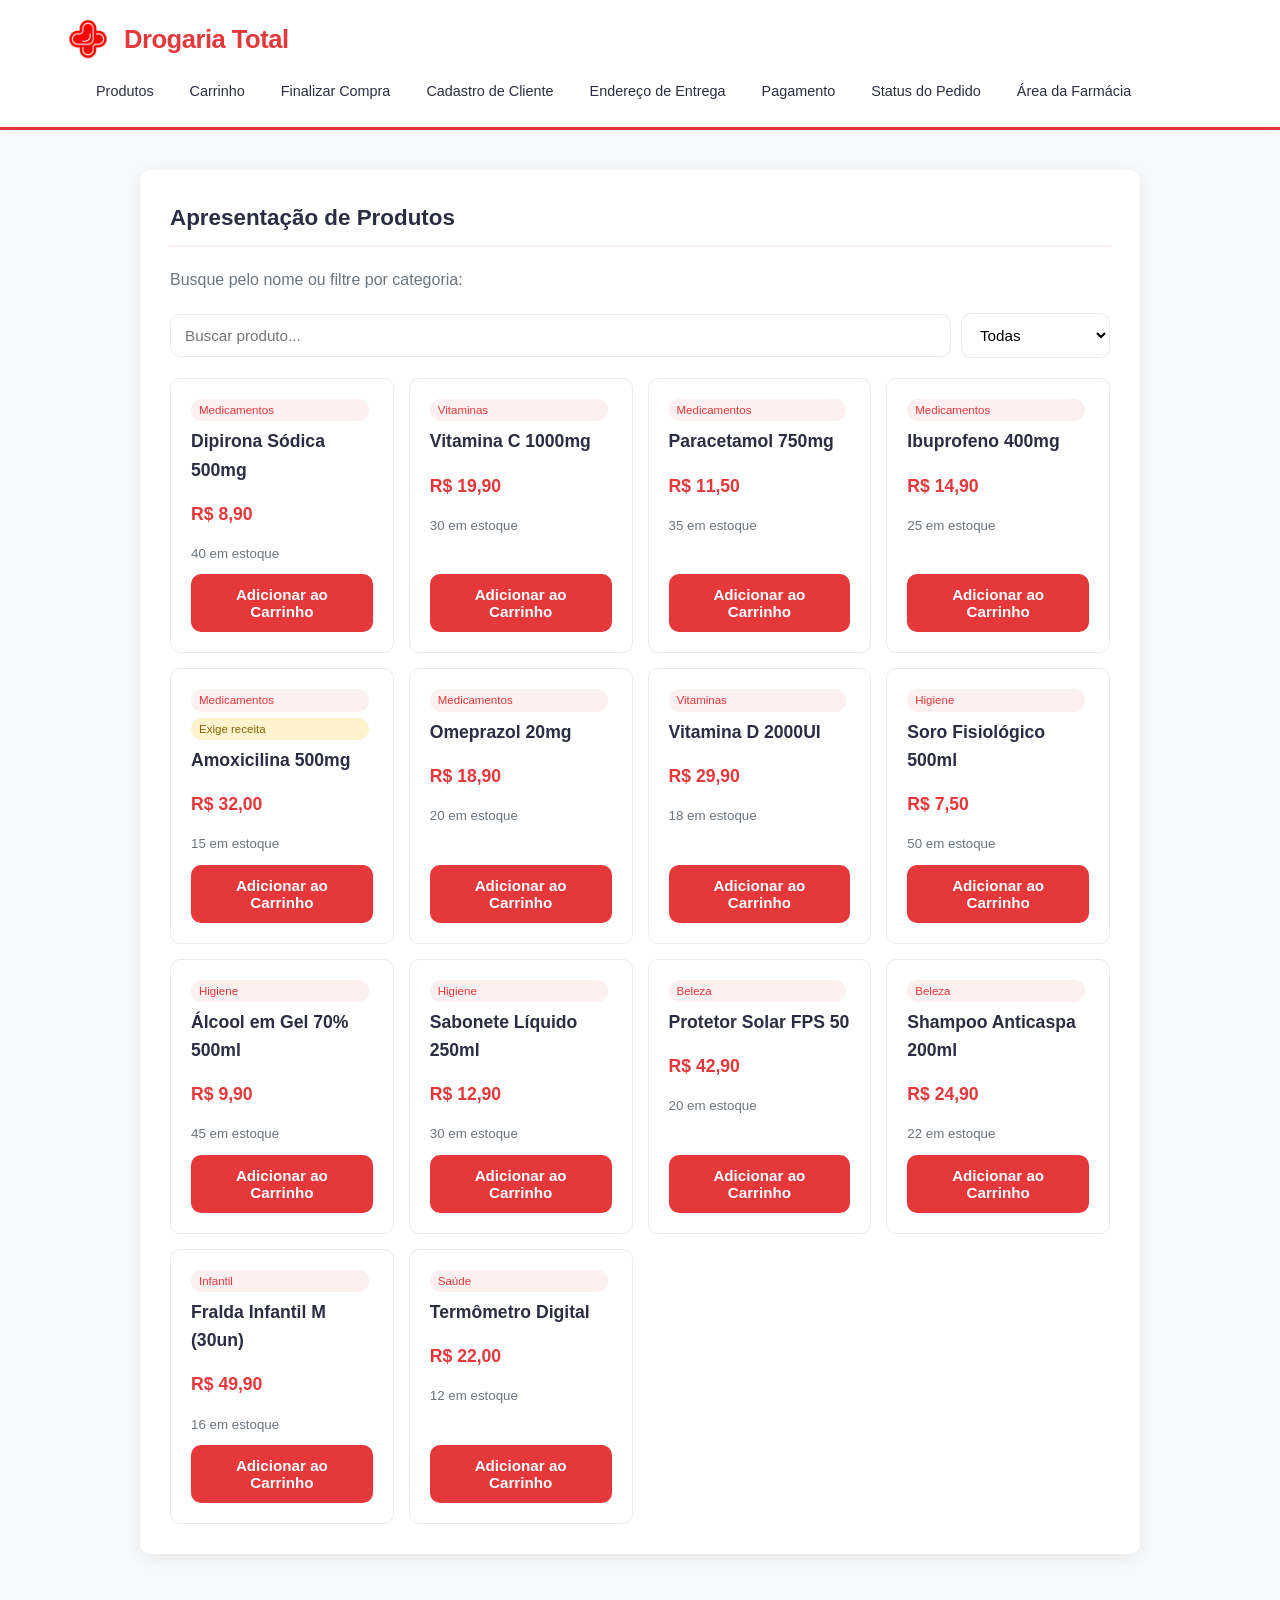
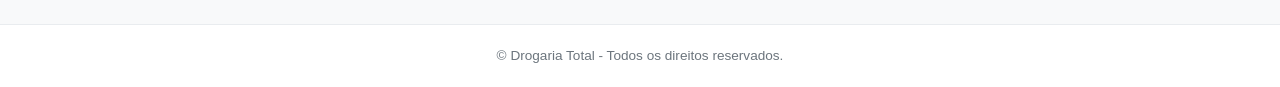
<file: main/index.html>
<!DOCTYPE html>
<html lang="pt-BR">
<head>
    <meta charset="UTF-8">
    <meta name="viewport" content="width=device-width, initial-scale=1.0">
    <title>Drogaria Total - Produtos</title>
    <link rel="stylesheet" href="css/estilos.css">
    <script src="js/config.js"></script>
    <script src="js/utils.js"></script>
    <script src="js/produtos.js"></script>
    <script src="js/carrinho.js"></script>
    <script src="js/cadastro.js"></script>
    <script src="js/pedido.js"></script>
    <script src="js/admin.js"></script>
    <script src="js/main.js"></script>
</head>
<body>
    <header>
        <div class="brand">
            <img src="logo-drogaria.png" alt="Logo da Drogaria Total">
            <h1>Drogaria Total</h1>
        </div>
        <nav>
            <ul>
                <li><a href="index.html">Produtos</a></li>
                <li><a href="html/carrinho.html">Carrinho</a></li>
                <li><a href="html/finalizarcompra.html">Finalizar Compra</a></li>
                <li><a href="html/cadastro-cliente.html">Cadastro de Cliente</a></li>
                <li><a href="html/cadastro-endereco.html">Endereço de Entrega</a></li>
                <li><a href="html/pagamento.html">Pagamento</a></li>
                <li><a href="html/statusped.html">Status do Pedido</a></li>
                <li><a href="html/admin.html">Área da Farmácia</a></li>
            </ul>
        </nav>
    </header>

    <main>
        <section>
            <h2>Apresentação de Produtos</h2>
            <p>Busque pelo nome ou filtre por categoria:</p>
            <div class="toolbar">
                <input type="text" id="busca" placeholder="Buscar produto..." oninput="renderCatalogo()">
                <select id="filtro-cat" onchange="renderCatalogo()"></select>
            </div>
            <div id="lista-produtos" class="grade"></div>
        </section>
    </main>

    <footer>
        <p>&copy; Drogaria Total - Todos os direitos reservados.</p>
    </footer>

</body>
</html>
</file>
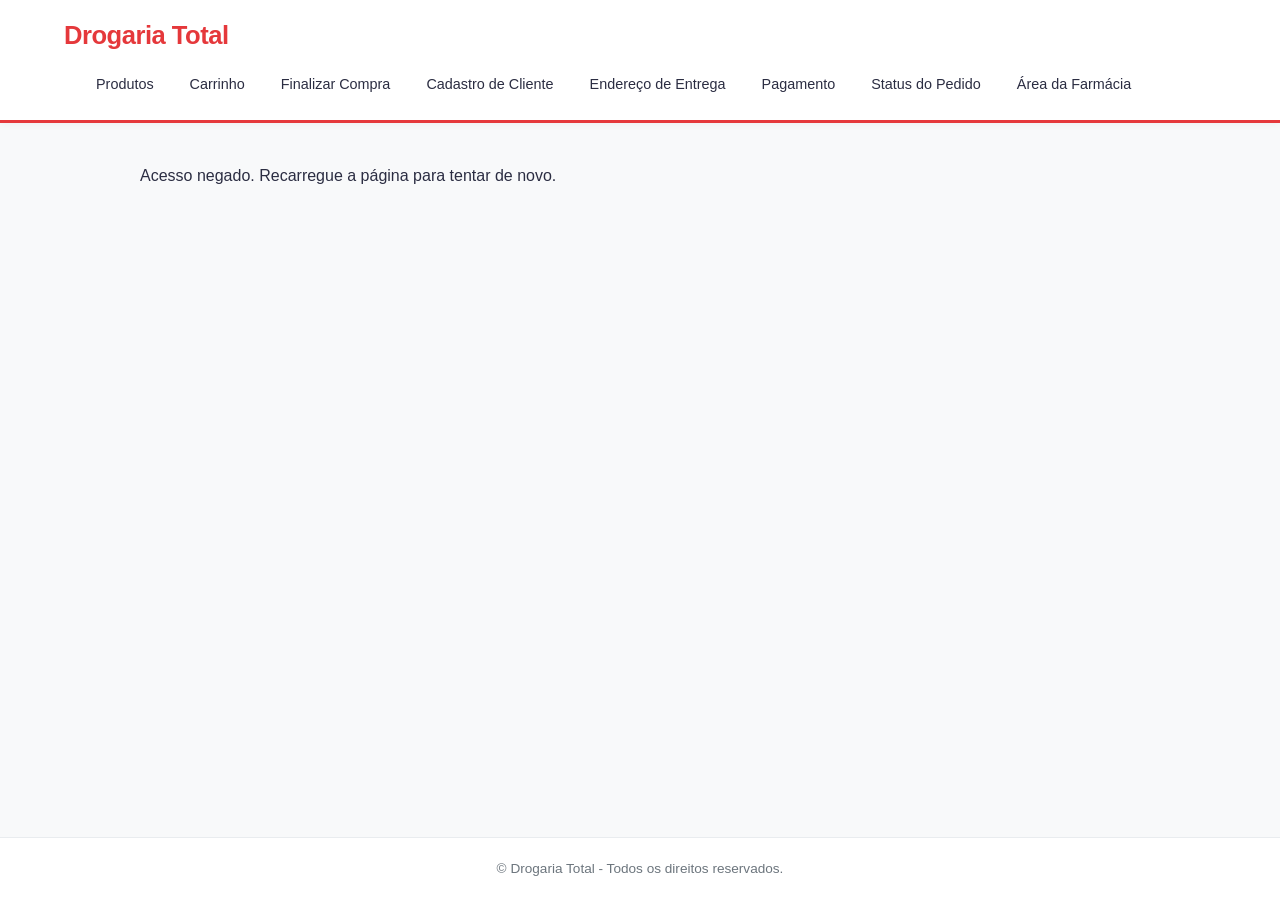
<file: main/html/admin.html>
<!DOCTYPE html>
<html lang="pt-BR">
<head>
    <meta charset="UTF-8">
    <meta name="viewport" content="width=device-width, initial-scale=1.0">
    <title>Drogaria Total - Área da Farmácia</title>
    <link rel="stylesheet" href="../css/estilos.css">
    <script src="../js/config.js"></script>
    <script src="../js/utils.js"></script>
    <script src="../js/produtos.js"></script>
    <script src="../js/carrinho.js"></script>
    <script src="../js/cadastro.js"></script>
    <script src="../js/pedido.js"></script>
    <script src="../js/admin.js"></script>
    <script src="../js/main.js"></script>
</head>
<body>

    <header>
        <h1>Drogaria Total</h1>
        <nav>
            <ul>
                <li><a href="../index.html">Produtos</a></li>
                <li><a href="carrinho.html">Carrinho</a></li>
                <li><a href="finalizarcompra.html">Finalizar Compra</a></li>
                <li><a href="cadastro-cliente.html">Cadastro de Cliente</a></li>
                <li><a href="cadastro-endereco.html">Endereço de Entrega</a></li>
                <li><a href="pagamento.html">Pagamento</a></li>
                <li><a href="statusped.html">Status do Pedido</a></li>
                <li><a href="admin.html">Área da Farmácia</a></li>
            </ul>
        </nav>
    </header>

    <main>
        <div id="admin-root"></div>
    </main>

    <footer>
        <p>&copy; Drogaria Total - Todos os direitos reservados.</p>
    </footer>

</body>
</html>
</file>
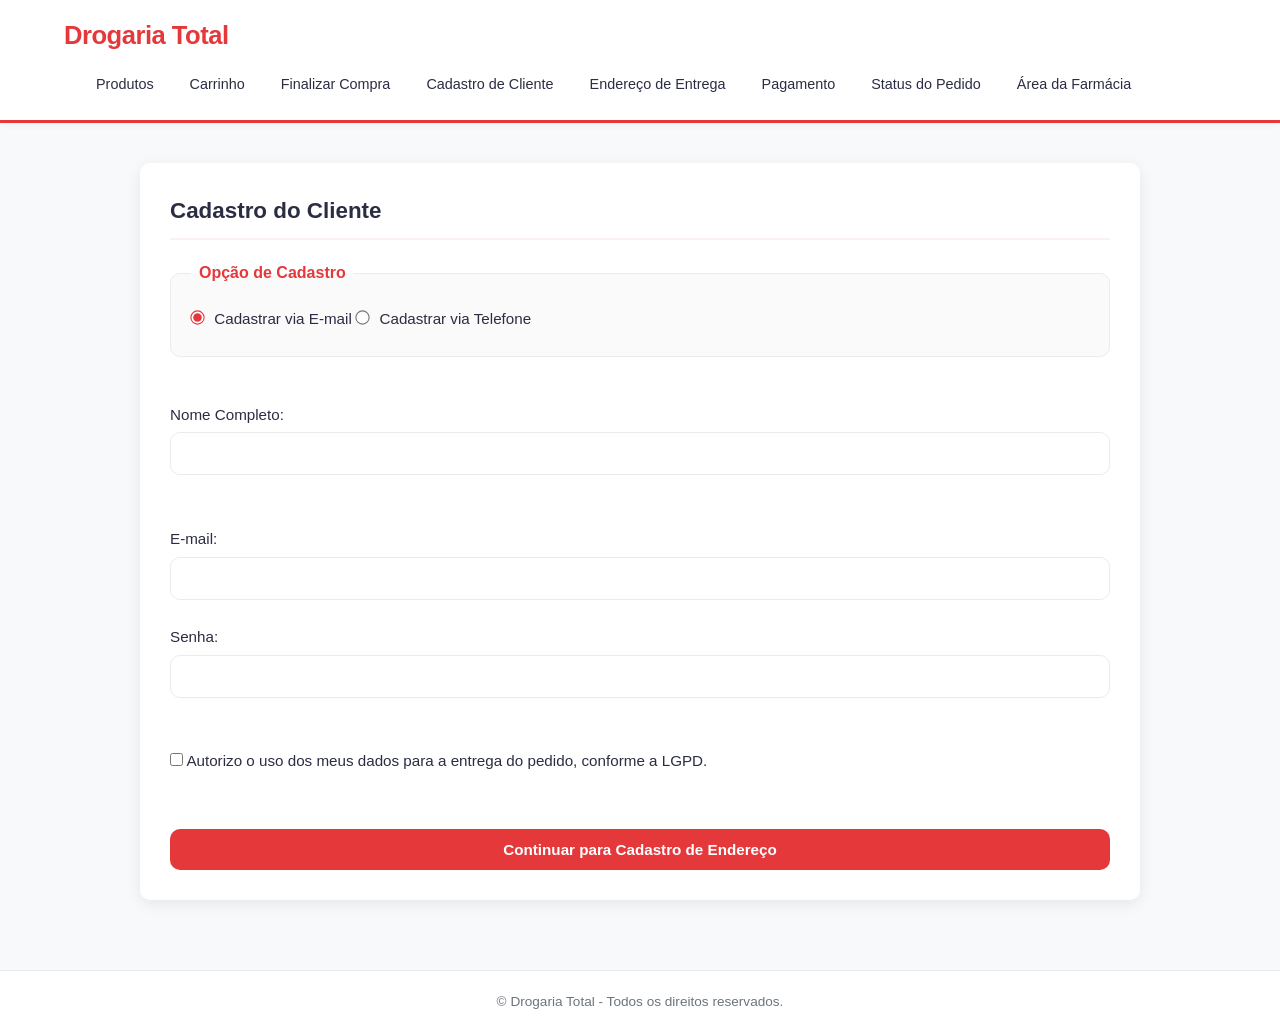
<file: main/html/cadastro-cliente.html>
<!DOCTYPE html>
<html lang="pt-BR">
<head>
    <meta charset="UTF-8">
    <meta name="viewport" content="width=device-width, initial-scale=1.0">
    <title>Drogaria Total - Cadastro de Cliente</title>
    <link rel="stylesheet" href="../css/estilos.css">
    <script src="../js/config.js"></script>
    <script src="../js/utils.js"></script>
    <script src="../js/produtos.js"></script>
    <script src="../js/carrinho.js"></script>
    <script src="../js/cadastro.js"></script>
    <script src="../js/pedido.js"></script>
    <script src="../js/admin.js"></script>
    <script src="../js/main.js"></script>
</head>
<body>

    <header>
        <h1>Drogaria Total</h1>
        <nav>
            <ul>
                <li><a href="../index.html">Produtos</a></li>
                <li><a href="carrinho.html">Carrinho</a></li>
                <li><a href="finalizarcompra.html">Finalizar Compra</a></li>
                <li><a href="cadastro-cliente.html">Cadastro de Cliente</a></li>
                <li><a href="cadastro-endereco.html">Endereço de Entrega</a></li>
                <li><a href="pagamento.html">Pagamento</a></li>
                <li><a href="statusped.html">Status do Pedido</a></li>
                <li><a href="admin.html">Área da Farmácia</a></li>
            </ul>
        </nav>
    </header>

    <main>
    <section>
        <h2>Cadastro do Cliente</h2>
        <form id="form-cliente">
            <fieldset>
                <legend>Opção de Cadastro</legend>
                <label>
                    <input type="radio" name="tipo_cadastro" value="email" checked> Cadastrar via E-mail
                </label>
                <label>
                    <input type="radio" name="tipo_cadastro" value="telefone"> Cadastrar via Telefone
                </label>
            </fieldset>

            <br>

            <label for="nome">Nome Completo:</label>
            <input type="text" id="nome" name="nome" required>
            <br><br>

            <!-- NOVAS DIVS COM OS IDs QUE O JAVASCRIPT PRECISA -->
            <div id="container-email">
                <label for="email">E-mail:</label>
                <input type="email" id="email" name="email">
            </div>

            <div id="container-telefone" style="display: none;">
                <label for="telefone">Telefone:</label>
                <input type="tel" id="telefone" name="telefone">
            </div>

            <br>

            <label for="senha">Senha:</label>
            <input type="password" id="senha" name="senha" required>
            <br><br>

            <label><input type="checkbox" required> Autorizo o uso dos meus dados para a entrega do pedido, conforme a LGPD.</label>
            <br><br>
            <button type="submit">Continuar para Cadastro de Endereço</button>
        </form>
    </section>
    </main>

    <footer>
        <p>&copy; Drogaria Total - Todos os direitos reservados.</p>
    </footer>

</body>
</html>
</file>
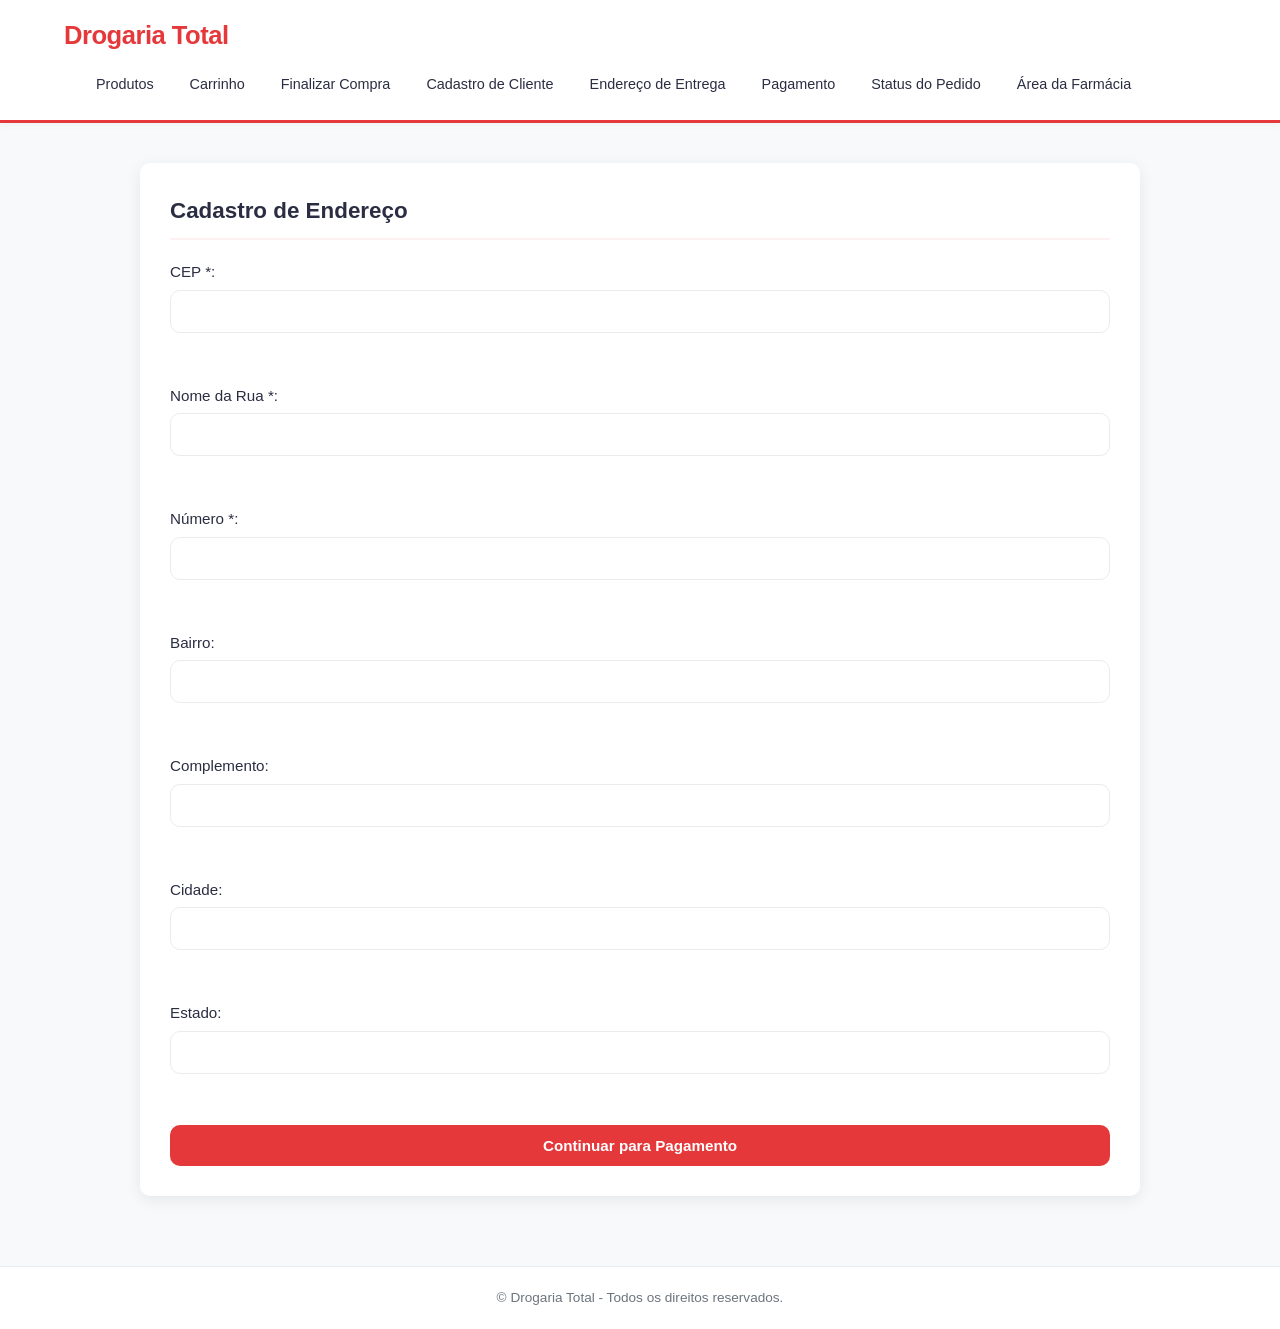
<file: main/html/cadastro-endereco.html>
<!DOCTYPE html>
<html lang="pt-BR">
<head>
    <meta charset="UTF-8">
    <meta name="viewport" content="width=device-width, initial-scale=1.0">
    <title>Drogaria Total - Endereço de Entrega</title>
    <link rel="stylesheet" href="../css/estilos.css">
    <script src="../js/config.js"></script>
    <script src="../js/utils.js"></script>
    <script src="../js/produtos.js"></script>
    <script src="../js/carrinho.js"></script>
    <script src="../js/cadastro.js"></script>
    <script src="../js/pedido.js"></script>
    <script src="../js/admin.js"></script>
    <script src="../js/main.js"></script>
</head>
<body>

    <header>
        <h1>Drogaria Total</h1>
        <nav>
            <ul>
                <li><a href="../index.html">Produtos</a></li>
                <li><a href="carrinho.html">Carrinho</a></li>
                <li><a href="finalizarcompra.html">Finalizar Compra</a></li>
                <li><a href="cadastro-cliente.html">Cadastro de Cliente</a></li>
                <li><a href="cadastro-endereco.html">Endereço de Entrega</a></li>
                <li><a href="pagamento.html">Pagamento</a></li>
                <li><a href="statusped.html">Status do Pedido</a></li>
                <li><a href="admin.html">Área da Farmácia</a></li>
            </ul>
        </nav>
    </header>

    <main>
        <section>
            <h2>Cadastro de Endereço</h2>
            <form id="form-endereco">

                <label for="cep">CEP *:</label>
                <input type="text" id="cep" name="cep" required>
                <br><br>

                <label for="rua">Nome da Rua *:</label>
                <input type="text" id="rua" name="rua" required>
                <br><br>

                <label for="numero">Número *:</label>
                <input type="text" id="numero" name="numero" required>
                <br><br>

                <label for="bairro">Bairro:</label>
                <input type="text" id="bairro" name="bairro">
                <br><br>

                <label for="complemento">Complemento:</label>
                <input type="text" id="complemento" name="complemento">
                <br><br>

                <label for="cidade">Cidade:</label>
                <input type="text" id="cidade" name="cidade" required>
                <br><br>

                <label for="estado">Estado:</label>
                <input type="text" id="estado" name="estado" required>
                <br><br>

                <button type="submit">Continuar para Pagamento</button>
            </form>
        </section>
    </main>

    <footer>
        <p>&copy; Drogaria Total - Todos os direitos reservados.</p>
    </footer>

</body>
</html>
</file>
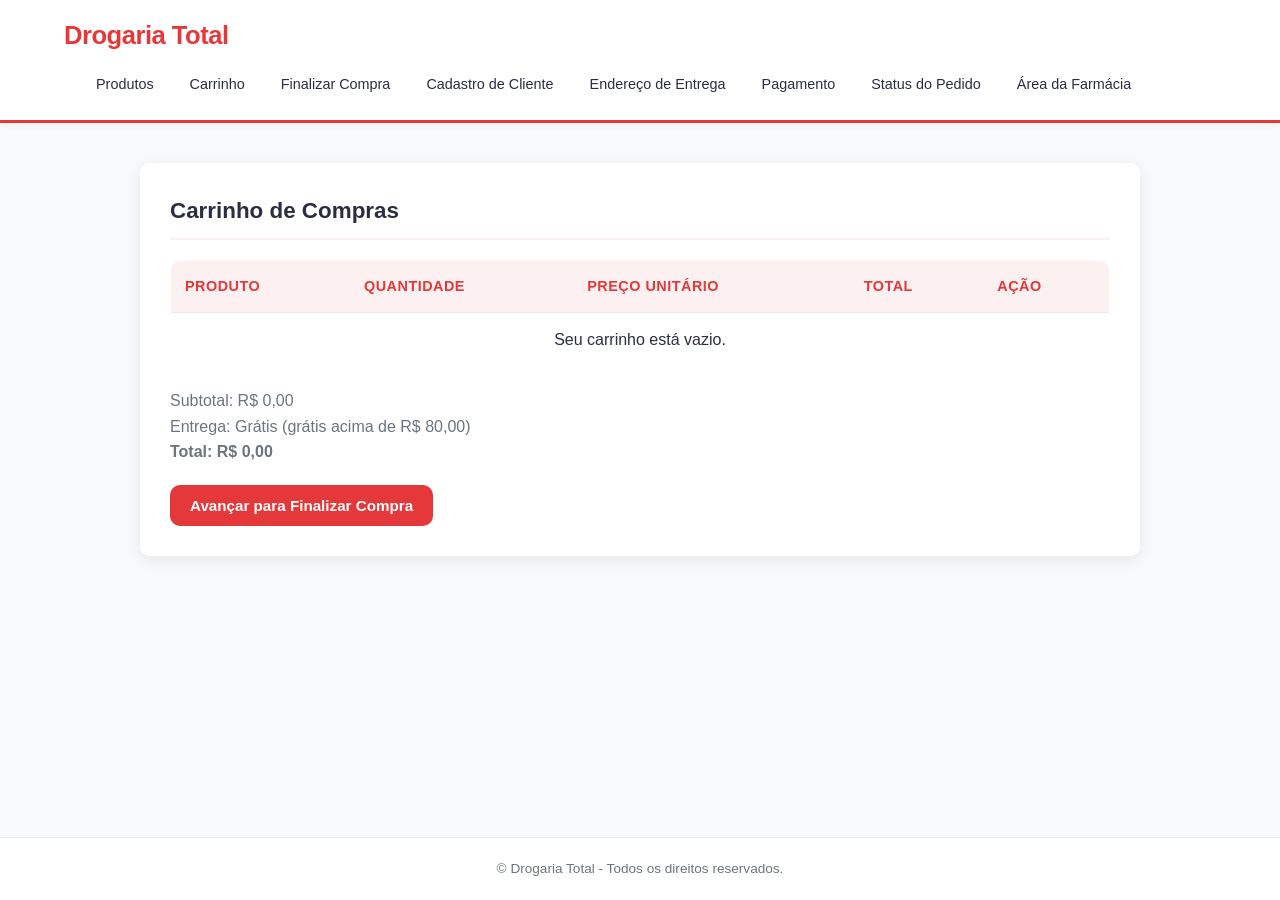
<file: main/html/carrinho.html>
<!DOCTYPE html>
<html lang="pt-BR">
<head>
    <meta charset="UTF-8">
    <meta name="viewport" content="width=device-width, initial-scale=1.0">
    <title>Drogaria Total - Carrinho</title>
    <link rel="stylesheet" href="../css/estilos.css">
    <script src="../js/config.js"></script>
    <script src="../js/utils.js"></script>
    <script src="../js/produtos.js"></script>
    <script src="../js/carrinho.js"></script>
    <script src="../js/cadastro.js"></script>
    <script src="../js/pedido.js"></script>
    <script src="../js/admin.js"></script>
    <script src="../js/main.js"></script>
</head>
<body>

    <header>
        <h1>Drogaria Total</h1>
        <nav>
            <ul>
                <li><a href="../index.html">Produtos</a></li>
                <li><a href="carrinho.html">Carrinho</a></li>
                <li><a href="finalizarcompra.html">Finalizar Compra</a></li>
                <li><a href="cadastro-cliente.html">Cadastro de Cliente</a></li>
                <li><a href="cadastro-endereco.html">Endereço de Entrega</a></li>
                <li><a href="pagamento.html">Pagamento</a></li>
                <li><a href="statusped.html">Status do Pedido</a></li>
                <li><a href="admin.html">Área da Farmácia</a></li>
            </ul>
        </nav>
    </header>

    <main>
        <section>
            <h2>Carrinho de Compras</h2>
            <table>
                <thead>
                    <tr>
                        <th>Produto</th>
                        <th>Quantidade</th>
                        <th>Preço Unitário</th>
                        <th>Total</th>
                        <th>Ação</th>
                    </tr>
                </thead>

                <!-- SUBSTITUA O TBODY ANTIGO POR ESTE: -->
                <tbody id="itens-carrinho">
                    <!-- Gerado dinamicamente pelo JS -->
                </tbody>
            </table>

            <!-- SUBSTITUA O <p> DO TOTAL POR ESTE COM O ID: -->
            <p id="total-carrinho"><strong>Total: R$ 0,00</strong></p>

            <a href="finalizarcompra.html"><button type="button">Avançar para Finalizar Compra</button></a>
        </section>
    </main>

    <footer>
        <p>&copy; Drogaria Total - Todos os direitos reservados.</p>
    </footer>

</body>
</html>
</file>
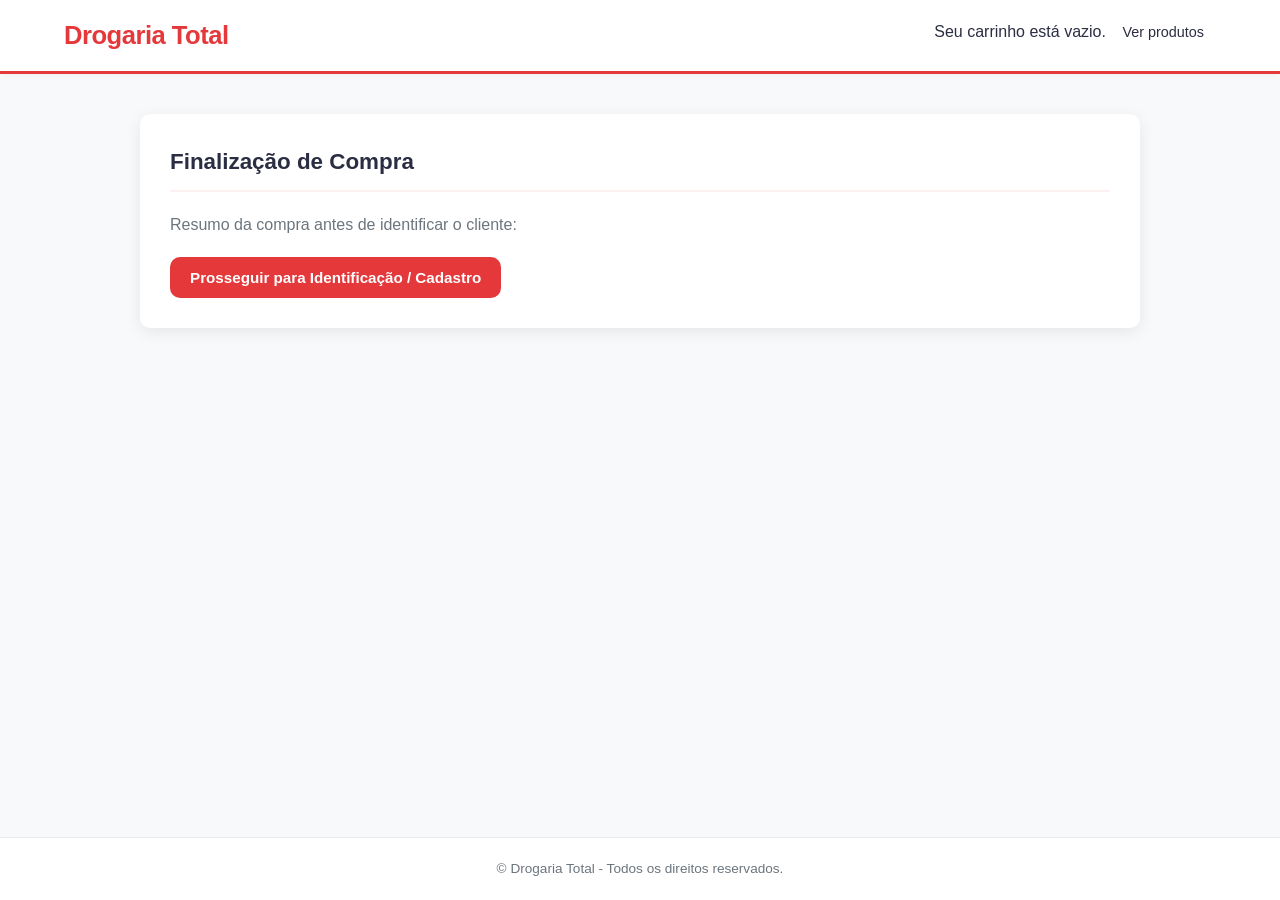
<file: main/html/finalizarcompra.html>
<!DOCTYPE html>
<html lang="pt-BR">
<head>
    <meta charset="UTF-8">
    <meta name="viewport" content="width=device-width, initial-scale=1.0">
    <title>Drogaria Total - Finalizar Compra</title>
    <link rel="stylesheet" href="../css/estilos.css">
    <script src="../js/config.js"></script>
    <script src="../js/utils.js"></script>
    <script src="../js/produtos.js"></script>
    <script src="../js/carrinho.js"></script>
    <script src="../js/cadastro.js"></script>
    <script src="../js/pedido.js"></script>
    <script src="../js/admin.js"></script>
    <script src="../js/main.js"></script>
</head>
<body>

    <header>
        <h1>Drogaria Total</h1>
        <nav>
            <ul id="resumo-compra"></ul>
        </nav>
    </header>

    <main>
        <section>
            <h2>Finalização de Compra</h2>
            <p>Resumo da compra antes de identificar o cliente:</p>
            <ul id="resumo-compra"></ul>
            <a href="cadastro-cliente.html"><button type="button">Prosseguir para Identificação / Cadastro</button></a>
        </section>
    </main>

    <footer>
        <p>&copy; Drogaria Total - Todos os direitos reservados.</p>
    </footer>

</body>
</html>
</file>
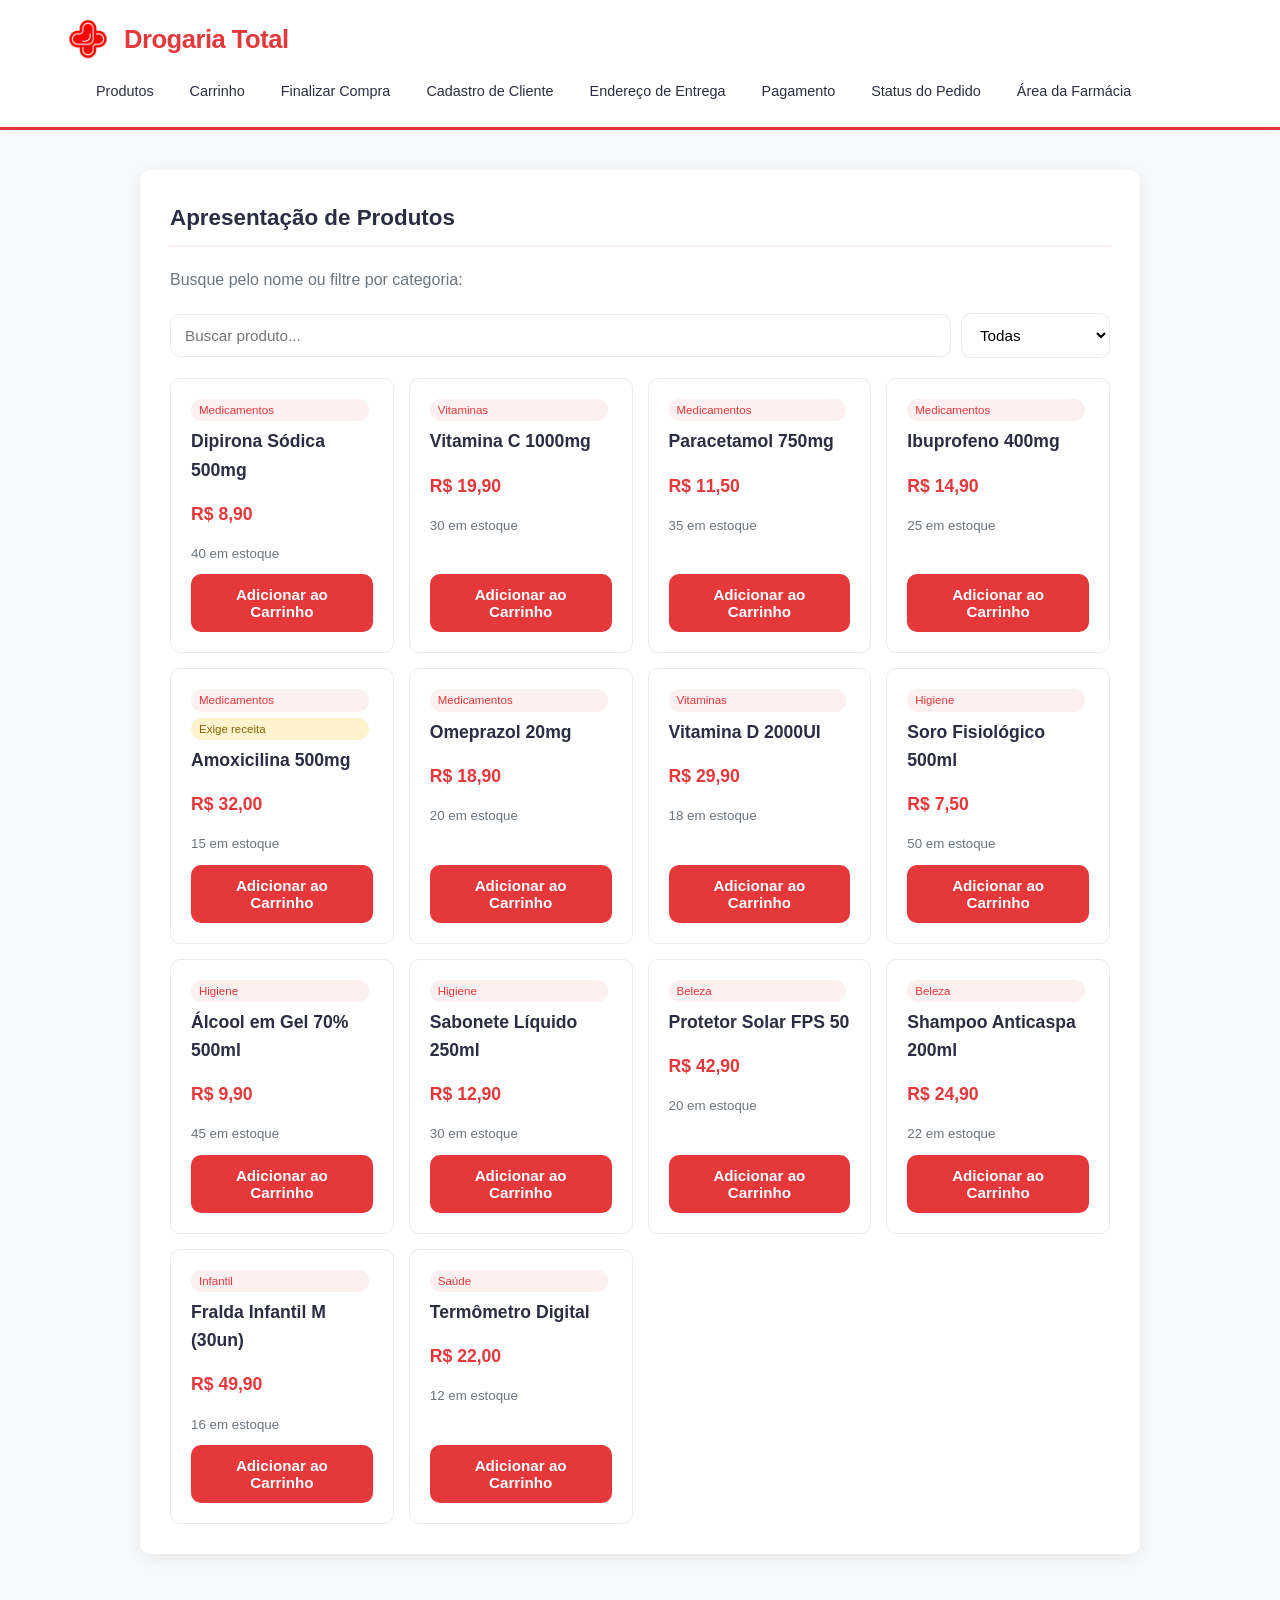
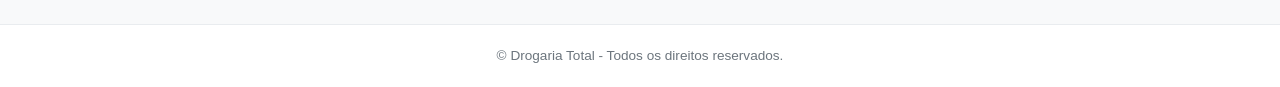
<file: main/html/pagamento.html>
<!DOCTYPE html>
<html lang="pt-BR">
<head>
    <meta charset="UTF-8">
    <meta name="viewport" content="width=device-width, initial-scale=1.0">
    <title>Drogaria Total - Pagamento</title>
    <link rel="stylesheet" href="../css/estilos.css">
    <script src="../js/config.js"></script>
    <script src="../js/utils.js"></script>
    <script src="../js/produtos.js"></script>
    <script src="../js/carrinho.js"></script>
    <script src="../js/cadastro.js"></script>
    <script src="../js/pedido.js"></script>
    <script src="../js/admin.js"></script>
    <script src="../js/main.js"></script>
</head>
<body>

    <header>
        <h1>Drogaria Total</h1>
        <nav>
            <ul>
                <li><a href="../index.html">Produtos</a></li>
                <li><a href="carrinho.html">Carrinho</a></li>
                <li><a href="finalizarcompra.html">Finalizar Compra</a></li>
                <li><a href="cadastro-cliente.html">Cadastro de Cliente</a></li>
                <li><a href="cadastro-endereco.html">Endereço de Entrega</a></li>
                <li><a href="pagamento.html">Pagamento</a></li>
                <li><a href="statusped.html">Status do Pedido</a></li>
                <li><a href="admin.html">Área da Farmácia</a></li>
            </ul>
        </nav>
    </header>

    <main>
    <section>
        <h2>Confirmação do Pagamento</h2>
        <form id="form-pagamento">
            <fieldset>
                <legend>Forma de Pagamento</legend>

                <label>
                    <input type="radio" name="forma_pagamento" value="credito" required> Cartão de Crédito
                </label><br>

                <label>
                    <input type="radio" name="forma_pagamento" value="debito"> Cartão de Débito
                </label><br>

                <label>
                    <input type="radio" name="forma_pagamento" value="pix"> Pix
                </label><br>

                <label>
                    <input type="radio" name="forma_pagamento" value="dinheiro"> Dinheiro
                </label><br>
            </fieldset>

            <br>

            <!-- ADICIONADO id="secao-dinheiro" E style="display: none;" -->
            <fieldset id="secao-dinheiro" style="display: none;">
                <legend>Opções para Pagamento em Dinheiro</legend>
                <p>Precisa de troco?</p>
                <label>
                    <input type="radio" name="precisa_troco" value="nao" checked> Não, valor exato
                </label><br>
                <label>
                    <input type="radio" name="precisa_troco" value="sim"> Sim, preciso de troco
                </label><br><br>

                <!-- ENVOLVIDO EM UMA DIV COM id="container-valor-troco" E style="display: none;" -->
                <div id="container-valor-troco" style="display: none;">
                    <label for="valor_troco">Troco para quanto?</label>
                    <input type="text" id="valor_troco" name="valor_troco" placeholder="Ex: R$ 50,00">
                </div>
            </fieldset>

            <br>

            <button type="submit">Finalizar Pedido e Confirmar Pagamento</button>
        </form>
    </section>
    </main>

    <footer>
        <p>&copy; Drogaria Total - Todos os direitos reservados.</p>
    </footer>

</body>
</html>
</file>
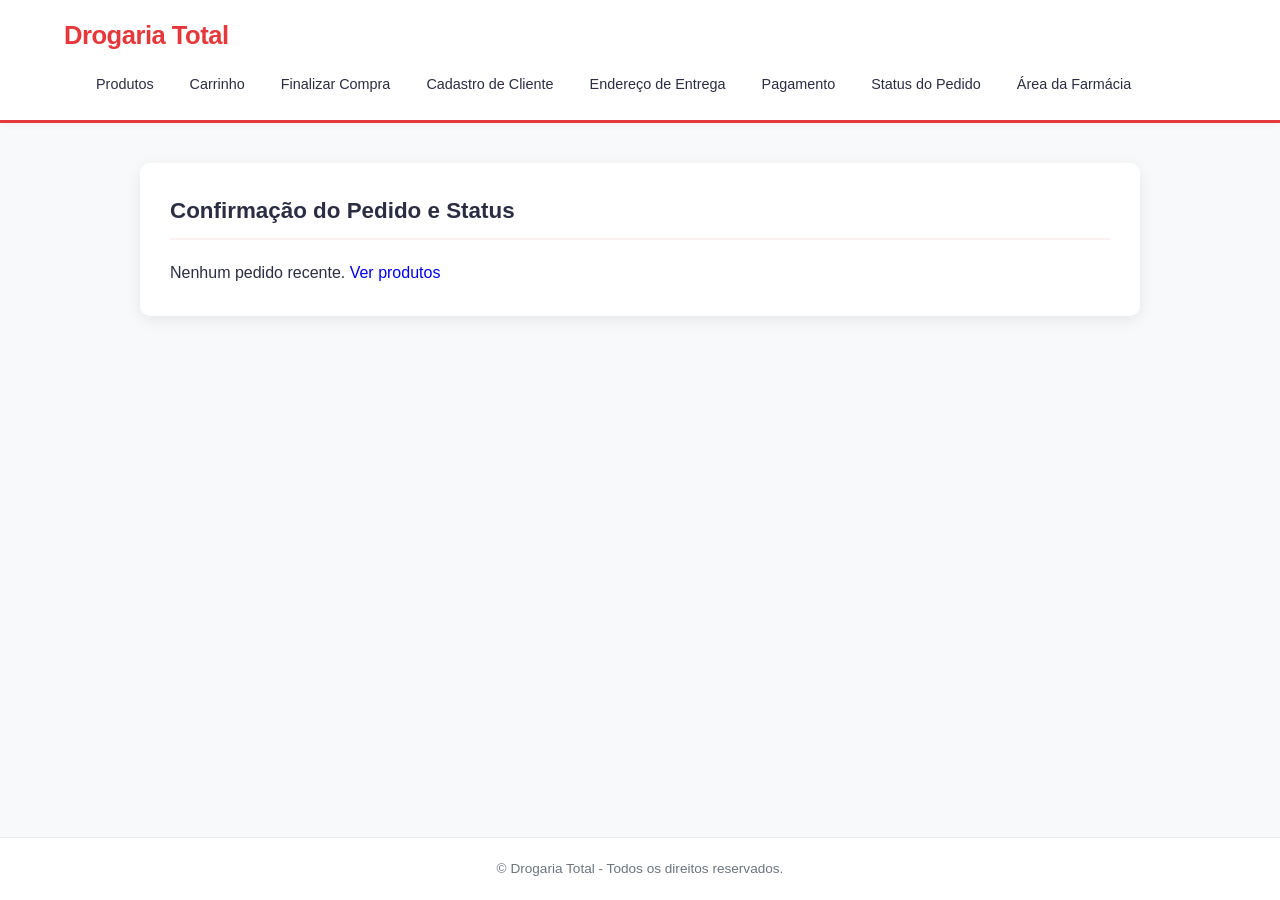
<file: main/html/statusped.html>
<!DOCTYPE html>
<html lang="pt-BR">
<head>
    <meta charset="UTF-8">
    <meta name="viewport" content="width=device-width, initial-scale=1.0">
    <title>Drogaria Total - Status do Pedido</title>
    <link rel="stylesheet" href="../css/estilos.css">
    <script src="../js/config.js"></script>
    <script src="../js/utils.js"></script>
    <script src="../js/produtos.js"></script>
    <script src="../js/carrinho.js"></script>
    <script src="../js/cadastro.js"></script>
    <script src="../js/pedido.js"></script>
    <script src="../js/admin.js"></script>
    <script src="../js/main.js"></script>
</head>
<body>

    <header>
        <h1>Drogaria Total</h1>
        <nav>
            <ul>
                <li><a href="../index.html">Produtos</a></li>
                <li><a href="carrinho.html">Carrinho</a></li>
                <li><a href="finalizarcompra.html">Finalizar Compra</a></li>
                <li><a href="cadastro-cliente.html">Cadastro de Cliente</a></li>
                <li><a href="cadastro-endereco.html">Endereço de Entrega</a></li>
                <li><a href="pagamento.html">Pagamento</a></li>
                <li><a href="statusped.html">Status do Pedido</a></li>
                <li><a href="admin.html">Área da Farmácia</a></li>
            </ul>
        </nav>
    </header>

    <main>
        <section>
            <h2>Confirmação do Pedido e Status</h2>
            <div id="detalhe-pedido"></div>
        </section>
    </main>

    <footer>
        <p>&copy; Drogaria Total - Todos os direitos reservados.</p>
    </footer>

</body>
</html>
</file>
<file: main/css/estilos.css>
/* ==========================================================================
   DROGARIA TOTAL - ESTILOS GERAIS
   ========================================================================== */

:root {
    --primary: #e5383b;
    --primary-hover: #ba181b;
    --primary-light: #fdf0f0;
    --text-color: #2b2d42;
    --text-muted: #6c757d;
    --bg-page: #f8f9fa;
    --bg-card: #ffffff;
    --border-color: #e9ecef;
    --border-focus: #e5383b;
    --radius: 10px;
    --shadow-sm: 0 2px 8px rgba(0, 0, 0, 0.04);
    --shadow-md: 0 4px 16px rgba(0, 0, 0, 0.08);
}

/* Reset básico e tipografia */
* {
    box-sizing: border-box;
    margin: 0;
    padding: 0;
}

body {
    font-family: -apple-system, BlinkMacSystemFont, "Segoe UI", Roboto, Helvetica, Arial, sans-serif;
    background-color: var(--bg-page);
    color: var(--text-color);
    line-height: 1.6;
    display: flex;
    flex-direction: column;
    min-height: 100vh;
}

main {
    flex: 1;
    max-width: 1000px;
    width: 90%;
    margin: 40px auto;
}

/* ==========================================================================
   CABEÇALHO E NAVEGAÇÃO
   ========================================================================== */

header {
    background-color: var(--bg-card);
    border-bottom: 3px solid var(--primary);
    box-shadow: var(--shadow-sm);
    padding: 15px 5%;
    display: flex;
    flex-wrap: wrap;
    justify-content: space-between;
    align-items: center;
    gap: 15px;
}

header h1 {
    color: var(--primary);
    font-size: 1.6rem;
    font-weight: 700;
    letter-spacing: -0.5px;
}

.brand {
    display: flex;
    align-items: center;
    gap: 12px;
}

.brand img {
    width: 48px;
    height: 48px;
    object-fit: contain;
}

nav ul {
    list-style: none;
    display: flex;
    flex-wrap: wrap;
    gap: 12px;
}

nav a {
    text-decoration: none;
    color: var(--text-color);
    font-size: 0.9rem;
    font-weight: 500;
    padding: 8px 12px;
    border-radius: var(--radius);
    transition: background-color 0.2s, color 0.2s;
}

nav a:hover {
    background-color: var(--primary-light);
    color: var(--primary);
}

/* ==========================================================================
   CARDS E SEÇÕES INTEIRAS
   ========================================================================== */

section {
    background-color: var(--bg-card);
    border-radius: var(--radius);
    padding: 30px;
    box-shadow: var(--shadow-md);
    margin-bottom: 30px;
}

h2 {
    color: var(--text-color);
    font-size: 1.4rem;
    margin-bottom: 20px;
    padding-bottom: 10px;
    border-bottom: 2px solid var(--primary-light);
}

h3 {
    font-size: 1.1rem;
    margin-bottom: 8px;
}

/* ==========================================================================
   VITRINE DE PRODUTOS (INDEX)
   ========================================================================== */

section > p {
    color: var(--text-muted);
    margin-bottom: 20px;
}

/* Grade de produtos */
main section {
    display: flex;
    flex-direction: column;
}

article {
    border: 1px solid var(--border-color);
    border-radius: var(--radius);
    padding: 20px;
    margin-bottom: 15px;
    background-color: #fff;
    transition: transform 0.2s, box-shadow 0.2s;
}

article:hover {
    transform: translateY(-2px);
    box-shadow: var(--shadow-sm);
    border-color: var(--primary-light);
}

article p {
    color: var(--primary);
    font-weight: 600;
    font-size: 1.1rem;
    margin: 8px 0 15px 0;
}

/* ==========================================================================
   FORMULÁRIOS E INPUTS
   ========================================================================== */

form {
    display: flex;
    flex-direction: column;
}

fieldset {
    border: 1px solid var(--border-color);
    border-radius: var(--radius);
    padding: 20px;
    margin-bottom: 20px;
    background-color: #fafafa;
}

legend {
    font-weight: 600;
    padding: 0 8px;
    color: var(--primary);
}

label {
    font-size: 0.95rem;
    font-weight: 500;
    color: var(--text-color);
    margin-bottom: 5px;
    display: inline-block;
}

input[type="text"],
input[type="email"],
input[type="tel"],
input[type="password"] {
    width: 100%;
    padding: 12px 14px;
    border: 1px solid var(--border-color);
    border-radius: var(--radius);
    font-size: 0.95rem;
    background-color: #fff;
    transition: border-color 0.2s, box-shadow 0.2s;
    outline: none;
}

input[type="text"]:focus,
input[type="email"]:focus,
input[type="tel"]:focus,
input[type="password"]:focus {
    border-color: var(--border-focus);
    box-shadow: 0 0 0 3px var(--primary-light);
}

input[type="radio"] {
    accent-color: var(--primary);
    margin-right: 6px;
    transform: scale(1.1);
}

/* ==========================================================================
   BOTÕES E LINKS AÇÃO
   ========================================================================== */

button, 
a button {
    background-color: var(--primary);
    color: #ffffff;
    border: none;
    padding: 12px 20px;
    font-size: 0.95rem;
    font-weight: 600;
    border-radius: var(--radius);
    cursor: pointer;
    transition: background-color 0.2s, transform 0.1s;
    display: inline-block;
}

button:hover {
    background-color: var(--primary-hover);
}

button:active {
    transform: scale(0.98);
}

a {
    text-decoration: none;
}

/* ==========================================================================
   TABELA DE CARRINHO DE COMPRAS
   ========================================================================== */

table {
    width: 100%;
    border-collapse: collapse;
    margin-bottom: 20px;
    overflow: hidden;
    border-radius: var(--radius);
    border: 1px solid var(--border-color);
}

th, td {
    padding: 14px;
    text-align: left;
    border-bottom: 1px solid var(--border-color);
}

th {
    background-color: var(--primary-light);
    color: var(--primary);
    font-weight: 600;
    font-size: 0.9rem;
    text-transform: uppercase;
    letter-spacing: 0.5px;
}

td button {
    background-color: #dc3545;
    padding: 6px 12px;
    font-size: 0.85rem;
}

td button:hover {
    background-color: #bd2130;
}

/* ==========================================================================
   CONFIRMAÇÃO E STATUS DO PEDIDO
   ========================================================================== */

section#confirmacao article {
    background-color: var(--primary-light);
    border: 1px solid rgba(229, 56, 59, 0.2);
}

section#confirmacao h3 {
    color: var(--primary);
}

ul {
    padding-left: 20px;
}

li {
    margin-bottom: 8px;
}

/* ==========================================================================
   RODAPÉ
   ========================================================================== */

footer {
    background-color: var(--bg-card);
    text-align: center;
    padding: 20px;
    border-top: 1px solid var(--border-color);
    color: var(--text-muted);
    font-size: 0.85rem;
}
/* ==========================================================================
   BETA 1.1.0 - BUSCA, CATÁLOGO, QUANTIDADE, PAINEL E AVISOS
   ========================================================================== */
.toolbar { display: flex; flex-wrap: wrap; gap: 10px; align-items: center; margin-bottom: 20px; }
.toolbar input[type="text"] { flex: 1; min-width: 140px; }
select { padding: 12px 14px; border: 1px solid var(--border-color); border-radius: var(--radius); background: #fff; font-size: 0.95rem; }
.grade { display: grid; grid-template-columns: repeat(auto-fill, minmax(210px, 1fr)); gap: 15px; }
.produto { margin-bottom: 0; display: flex; flex-direction: column; }
.produto button { margin-top: auto; }
.tag { display: inline-block; font-size: 0.72rem; background: var(--primary-light); color: var(--primary); padding: 2px 8px; border-radius: 20px; margin: 0 4px 6px 0; }
.tag.receita { background: #fff3cd; color: #856404; }
small { color: var(--text-muted); display: block; margin-bottom: 10px; }
button:disabled { background: #adb5bd; cursor: not-allowed; }
button.mini { padding: 2px 10px; font-size: 1rem; }
.aviso { color: #856404; background: #fff3cd; padding: 8px 12px; border-radius: var(--radius); list-style: none; }
.aviso-flutuante { position: fixed; bottom: 20px; right: 20px; background: var(--text-color); color: #fff; padding: 12px 18px; border-radius: var(--radius); box-shadow: var(--shadow-md); z-index: 99; }
.rolagem { overflow-x: auto; }
tr.baixo td { background: #fff8f8; }
#admin-root td input[type="text"] { width: auto; padding: 6px 8px; }
#admin-root td button { background: var(--primary); }
@media (max-width: 600px) { nav ul { gap: 4px; } main { margin: 20px auto; } section { padding: 18px; } }
</file>
